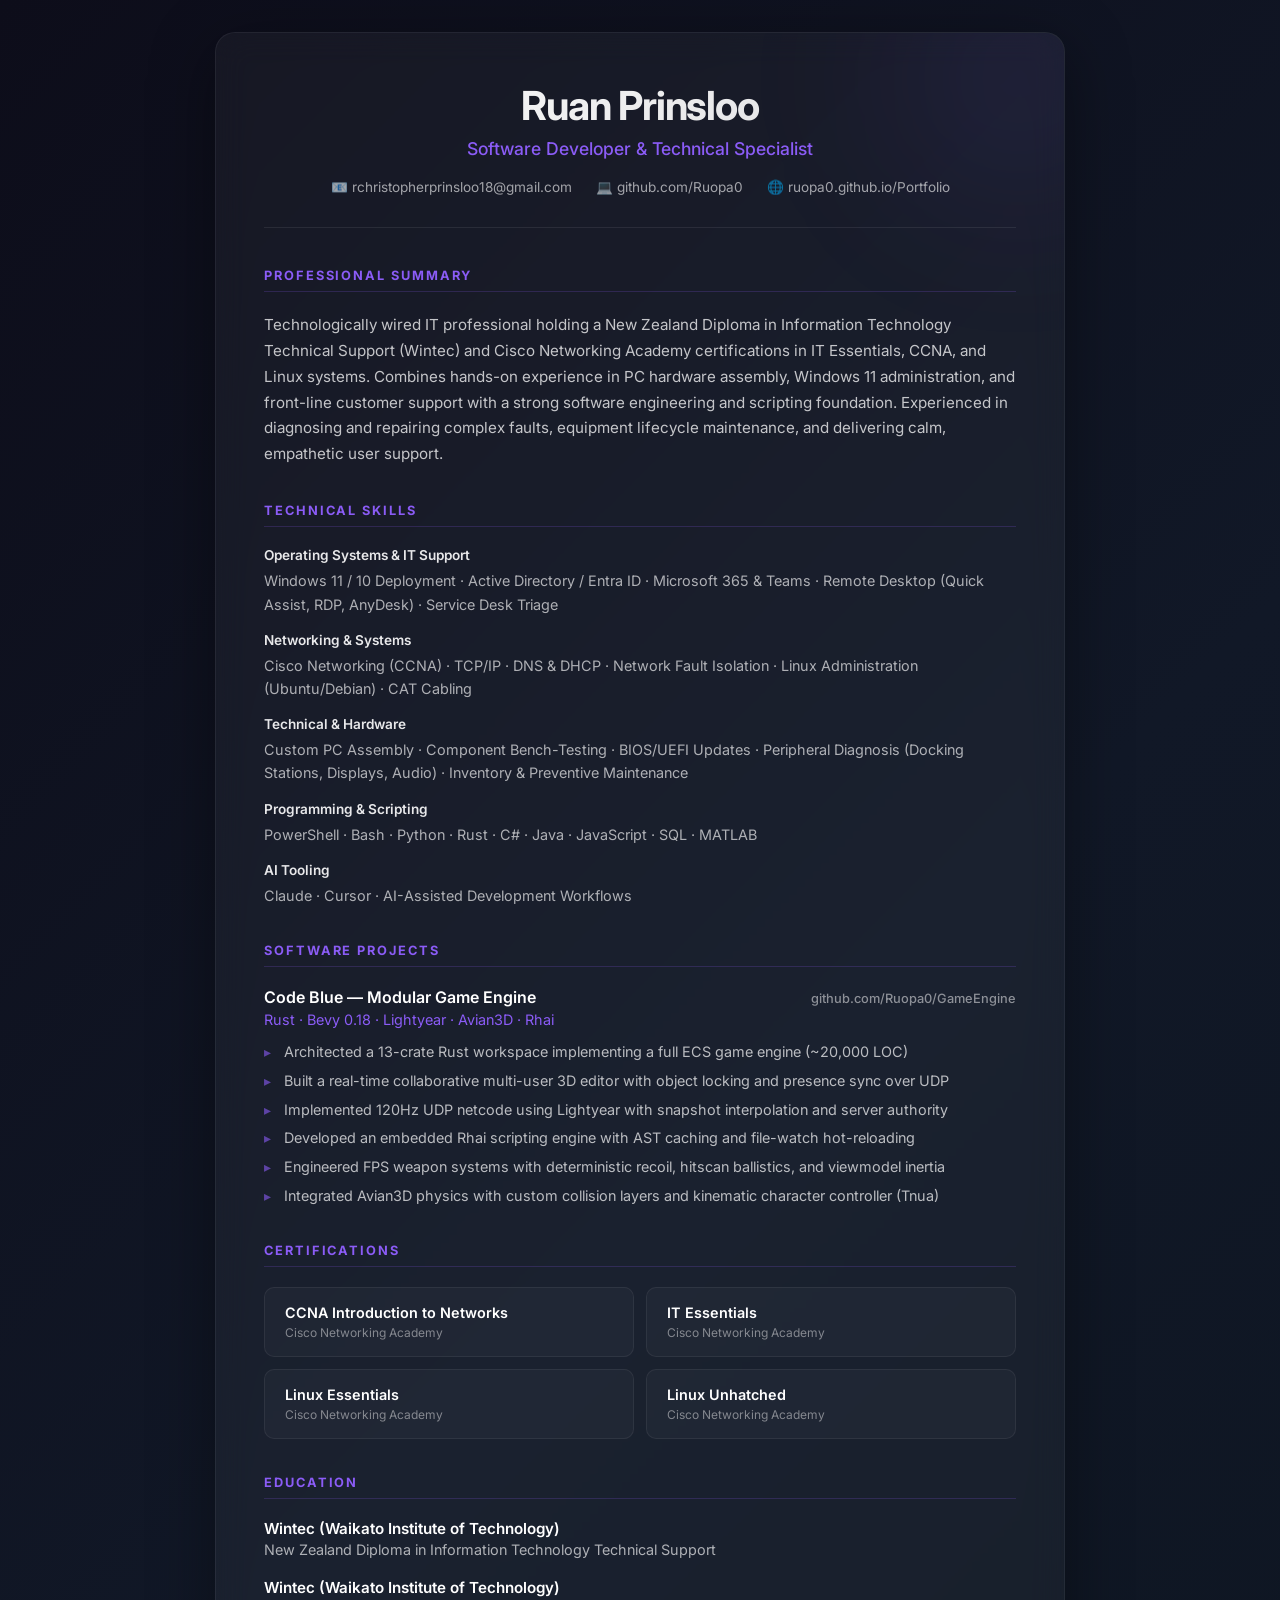
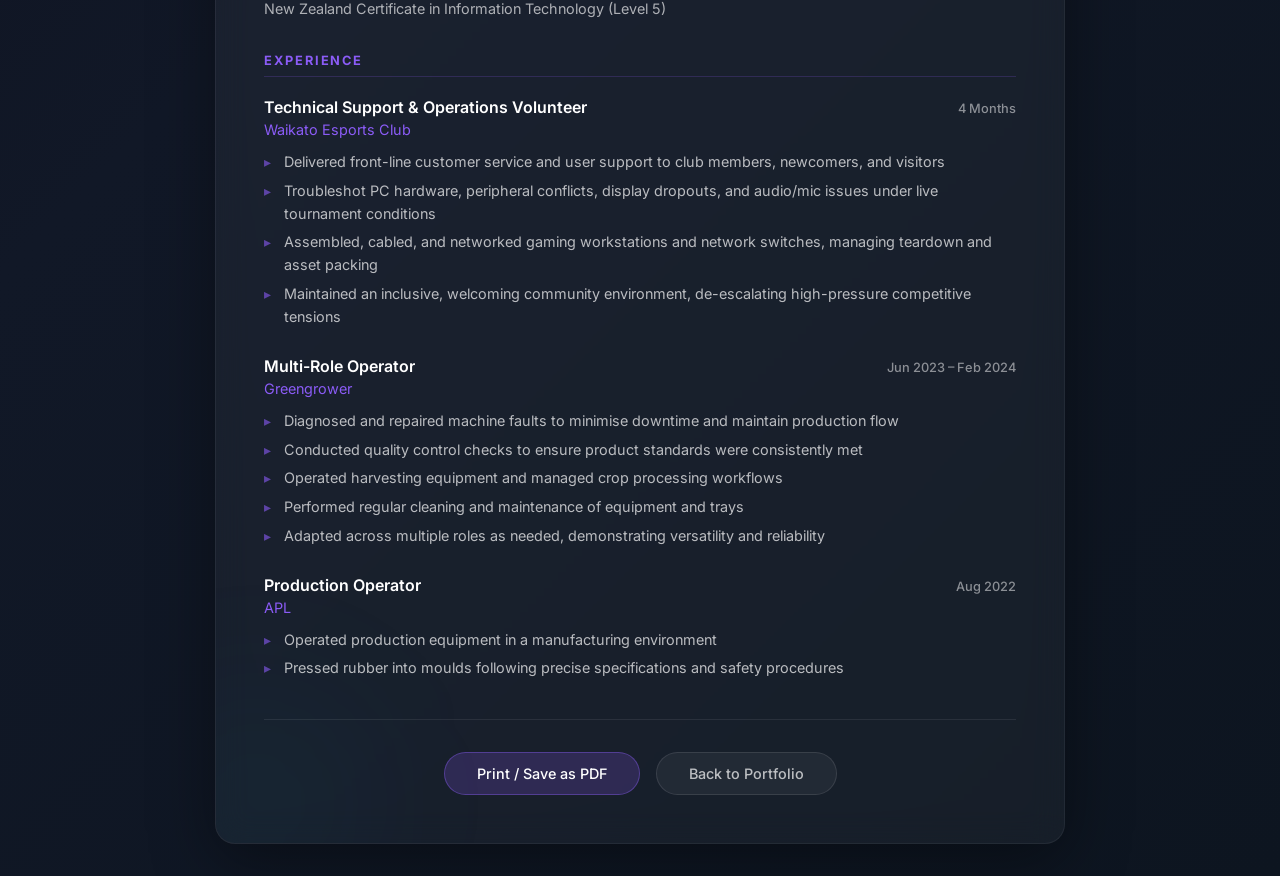
<file: cv.html>
<!DOCTYPE html>
<html lang="en-NZ">
<head>
  <meta charset="UTF-8">
  <meta name="viewport" content="width=device-width, initial-scale=1.0">
  <title>CV — Ruan Prinsloo</title>
  <link rel="icon" type="image/png" href="favicon.png">
  <link rel="preconnect" href="https://fonts.googleapis.com">
  <link rel="preconnect" href="https://fonts.gstatic.com" crossorigin>
  <link href="https://fonts.googleapis.com/css2?family=Inter:wght@300;400;500;600;700&display=swap" rel="stylesheet">
  <style>
    /* ===== BASE ===== */
    *, *::before, *::after {
      margin: 0;
      padding: 0;
      box-sizing: border-box;
    }

    body {
      font-family: 'Inter', -apple-system, BlinkMacSystemFont, 'Segoe UI', Roboto, sans-serif;
      background: linear-gradient(135deg, #0d0d1a 0%, #111827 50%, #0d1520 100%);
      color: #ffffff;
      min-height: 100vh;
      padding: 2rem;
    }

    /* ===== CV CONTAINER ===== */
    .cv-container {
      max-width: 850px;
      margin: 0 auto;
      background: rgba(255, 255, 255, 0.04);
      backdrop-filter: blur(16px);
      -webkit-backdrop-filter: blur(16px);
      border: 1px solid rgba(255, 255, 255, 0.06);
      border-radius: 20px;
      padding: 3rem;
      box-shadow: 0 16px 64px rgba(0, 0, 0, 0.4);
      position: relative;
      overflow: hidden;
    }

    /* Decorative orbs */
    .cv-container::before {
      content: '';
      position: absolute;
      width: 250px;
      height: 250px;
      background: rgba(139, 92, 246, 0.08);
      border-radius: 50%;
      filter: blur(80px);
      top: -80px;
      right: -80px;
      pointer-events: none;
    }

    .cv-container::after {
      content: '';
      position: absolute;
      width: 200px;
      height: 200px;
      background: rgba(6, 182, 212, 0.06);
      border-radius: 50%;
      filter: blur(80px);
      bottom: -60px;
      left: -60px;
      pointer-events: none;
    }

    /* ===== HEADER ===== */
    .cv-header {
      text-align: center;
      margin-bottom: 2.5rem;
      padding-bottom: 2rem;
      border-bottom: 1px solid rgba(255, 255, 255, 0.08);
      position: relative;
      z-index: 1;
    }

    .cv-name {
      font-size: 2.5rem;
      font-weight: 700;
      letter-spacing: -0.03em;
      margin-bottom: 0.5rem;
      background: linear-gradient(135deg, #ffffff, rgba(255, 255, 255, 0.85));
      -webkit-background-clip: text;
      -webkit-text-fill-color: transparent;
      background-clip: text;
    }

    .cv-title {
      font-size: 1.1rem;
      color: #8b5cf6;
      font-weight: 500;
      margin-bottom: 1.25rem;
    }

    .cv-contact {
      display: flex;
      justify-content: center;
      flex-wrap: wrap;
      gap: 1.5rem;
      font-size: 0.85rem;
      color: rgba(255, 255, 255, 0.6);
    }

    .cv-contact a {
      color: rgba(255, 255, 255, 0.6);
      text-decoration: none;
      transition: color 0.3s ease;
    }

    .cv-contact a:hover {
      color: #8b5cf6;
    }

    /* ===== SECTIONS ===== */
    .cv-section {
      margin-bottom: 2.25rem;
      position: relative;
      z-index: 1;
    }

    .cv-section-title {
      font-size: 0.8rem;
      font-weight: 700;
      text-transform: uppercase;
      letter-spacing: 0.15em;
      color: #8b5cf6;
      margin-bottom: 1.25rem;
      padding-bottom: 0.5rem;
      border-bottom: 1px solid rgba(139, 92, 246, 0.2);
    }

    /* ===== SUMMARY ===== */
    .cv-summary {
      font-size: 0.95rem;
      line-height: 1.7;
      color: rgba(255, 255, 255, 0.75);
    }

    /* ===== SKILLS ===== */
    .cv-skill-group {
      margin-bottom: 1rem;
    }

    .cv-skill-label {
      font-size: 0.85rem;
      font-weight: 600;
      color: rgba(255, 255, 255, 0.9);
      margin-bottom: 0.4rem;
    }

    .cv-skill-list {
      font-size: 0.9rem;
      color: rgba(255, 255, 255, 0.65);
      line-height: 1.6;
    }

    /* ===== CERTIFICATIONS ===== */
    .cv-cert-grid {
      display: grid;
      grid-template-columns: repeat(2, 1fr);
      gap: 0.75rem;
    }

    .cv-cert-item {
      background: rgba(255, 255, 255, 0.03);
      border: 1px solid rgba(255, 255, 255, 0.06);
      border-radius: 10px;
      padding: 1rem 1.25rem;
    }

    .cv-cert-name {
      font-size: 0.9rem;
      font-weight: 600;
      margin-bottom: 0.25rem;
    }

    .cv-cert-provider {
      font-size: 0.75rem;
      color: rgba(255, 255, 255, 0.45);
    }

    /* ===== EDUCATION ===== */
    .cv-edu-item {
      margin-bottom: 1.25rem;
    }

    .cv-edu-item:last-child {
      margin-bottom: 0;
    }

    .cv-edu-institution {
      font-size: 0.95rem;
      font-weight: 600;
    }

    .cv-edu-qualification {
      font-size: 0.9rem;
      color: rgba(255, 255, 255, 0.65);
      margin-top: 0.2rem;
    }

    .cv-edu-status {
      font-size: 0.8rem;
      color: #8b5cf6;
      font-weight: 500;
      margin-top: 0.15rem;
    }

    /* ===== EXPERIENCE ===== */
    .cv-exp-item {
      margin-bottom: 1.75rem;
    }

    .cv-exp-item:last-child {
      margin-bottom: 0;
    }

    .cv-exp-header {
      display: flex;
      justify-content: space-between;
      align-items: baseline;
      flex-wrap: wrap;
      gap: 0.5rem;
      margin-bottom: 0.25rem;
    }

    .cv-exp-role {
      font-size: 1rem;
      font-weight: 600;
    }

    .cv-exp-date {
      font-size: 0.8rem;
      color: rgba(255, 255, 255, 0.5);
      font-weight: 500;
    }

    .cv-exp-company {
      font-size: 0.9rem;
      color: #8b5cf6;
      margin-bottom: 0.75rem;
    }

    .cv-exp-list {
      list-style: none;
      padding: 0;
    }

    .cv-exp-list li {
      font-size: 0.9rem;
      color: rgba(255, 255, 255, 0.7);
      line-height: 1.6;
      padding-left: 1.25rem;
      position: relative;
      margin-bottom: 0.35rem;
    }

    .cv-exp-list li::before {
      content: '▸';
      position: absolute;
      left: 0;
      color: rgba(139, 92, 246, 0.6);
    }

    /* ===== ACTIONS ===== */
    .cv-actions {
      display: flex;
      justify-content: center;
      gap: 1rem;
      margin-top: 2.5rem;
      padding-top: 2rem;
      border-top: 1px solid rgba(255, 255, 255, 0.08);
      position: relative;
      z-index: 1;
    }

    .cv-btn {
      display: inline-block;
      padding: 0.75rem 2rem;
      border-radius: 50px;
      font-family: inherit;
      font-size: 0.9rem;
      font-weight: 500;
      text-decoration: none;
      cursor: pointer;
      transition: all 0.3s ease;
    }

    .cv-btn-primary {
      background: rgba(139, 92, 246, 0.2);
      border: 1px solid rgba(139, 92, 246, 0.4);
      color: #ffffff;
    }

    .cv-btn-primary:hover {
      background: rgba(139, 92, 246, 0.35);
      transform: translateY(-2px);
      box-shadow: 0 8px 24px rgba(139, 92, 246, 0.2);
    }

    .cv-btn-secondary {
      background: rgba(255, 255, 255, 0.05);
      border: 1px solid rgba(255, 255, 255, 0.1);
      color: rgba(255, 255, 255, 0.7);
    }

    .cv-btn-secondary:hover {
      background: rgba(255, 255, 255, 0.1);
      color: #ffffff;
      transform: translateY(-2px);
    }

    /* ===== PRINT STYLES ===== */
    @media print {
      body {
        background: #ffffff;
        color: #1a1a1a;
        padding: 0;
      }

      .cv-container {
        background: none;
        backdrop-filter: none;
        -webkit-backdrop-filter: none;
        border: none;
        box-shadow: none;
        padding: 2rem;
        border-radius: 0;
      }

      .cv-container::before,
      .cv-container::after {
        display: none;
      }

      .cv-name {
        -webkit-text-fill-color: #1a1a1a;
        background: none;
      }

      .cv-title {
        color: #5b21b6;
      }

      .cv-contact, .cv-contact a {
        color: #555;
      }

      .cv-section-title {
        color: #5b21b6;
        border-bottom-color: #e5e7eb;
      }

      .cv-summary,
      .cv-skill-list,
      .cv-edu-qualification,
      .cv-exp-list li {
        color: #374151;
      }

      .cv-skill-label,
      .cv-edu-institution,
      .cv-exp-role,
      .cv-cert-name {
        color: #1a1a1a;
      }

      .cv-exp-company,
      .cv-edu-status {
        color: #5b21b6;
      }

      .cv-exp-date,
      .cv-cert-provider {
        color: #6b7280;
      }

      .cv-cert-item {
        background: #f9fafb;
        border-color: #e5e7eb;
      }

      .cv-exp-list li::before {
        color: #5b21b6;
      }

      .cv-actions {
        display: none;
      }
    }

    /* ===== RESPONSIVE ===== */
    @media (max-width: 800px) {
      .cv-cert-grid {
        grid-template-columns: 1fr;
      }

      .cv-contact {
        flex-direction: column;
        gap: 0.5rem;
      }
    }

    @media (max-width: 500px) {
      body {
        padding: 1rem;
      }

      .cv-container {
        padding: 2rem 1.5rem;
      }

      .cv-name {
        font-size: 2rem;
      }

      .cv-exp-header {
        flex-direction: column;
        gap: 0.15rem;
      }
    }
  </style>
</head>
<body>

  <div class="cv-container">
    <!-- Header -->
    <header class="cv-header">
      <h1 class="cv-name">Ruan Prinsloo</h1>
      <p class="cv-title">Software Developer &amp; Technical Specialist</p>
      <div class="cv-contact">
        <span>📧 <a href="mailto:rchristopherprinsloo18@gmail.com">rchristopherprinsloo18@gmail.com</a></span>
        <span>💻 <a href="https://github.com/Ruopa0" target="_blank">github.com/Ruopa0</a></span>
        <span>🌐 <a href="https://ruopa0.github.io/Portfolio" target="_blank">ruopa0.github.io/Portfolio</a></span>
      </div>
    </header>

    <!-- Professional Summary -->
    <section class="cv-section">
      <h2 class="cv-section-title">Professional Summary</h2>
      <p class="cv-summary">
        Technologically wired IT professional holding a New Zealand Diploma in Information Technology Technical Support (Wintec) 
        and Cisco Networking Academy certifications in IT Essentials, CCNA, and Linux systems. Combines hands-on experience in PC hardware 
        assembly, Windows 11 administration, and front-line customer support with a strong software engineering and scripting foundation. 
        Experienced in diagnosing and repairing complex faults, equipment lifecycle maintenance, and delivering calm, empathetic user support.
      </p>
    </section>

    <!-- Technical Skills -->
    <section class="cv-section">
      <h2 class="cv-section-title">Technical Skills</h2>
      <div class="cv-skill-group">
        <p class="cv-skill-label">Operating Systems &amp; IT Support</p>
        <p class="cv-skill-list">Windows 11 / 10 Deployment · Active Directory / Entra ID · Microsoft 365 &amp; Teams · Remote Desktop (Quick Assist, RDP, AnyDesk) · Service Desk Triage</p>
      </div>
      <div class="cv-skill-group">
        <p class="cv-skill-label">Networking &amp; Systems</p>
        <p class="cv-skill-list">Cisco Networking (CCNA) · TCP/IP · DNS &amp; DHCP · Network Fault Isolation · Linux Administration (Ubuntu/Debian) · CAT Cabling</p>
      </div>
      <div class="cv-skill-group">
        <p class="cv-skill-label">Technical &amp; Hardware</p>
        <p class="cv-skill-list">Custom PC Assembly · Component Bench-Testing · BIOS/UEFI Updates · Peripheral Diagnosis (Docking Stations, Displays, Audio) · Inventory &amp; Preventive Maintenance</p>
      </div>
      <div class="cv-skill-group">
        <p class="cv-skill-label">Programming &amp; Scripting</p>
        <p class="cv-skill-list">PowerShell · Bash · Python · Rust · C# · Java · JavaScript · SQL · MATLAB</p>
      </div>
      <div class="cv-skill-group">
        <p class="cv-skill-label">AI Tooling</p>
        <p class="cv-skill-list">Claude · Cursor · AI-Assisted Development Workflows</p>
      </div>
    </section>

    <!-- Software Projects -->
    <section class="cv-section">
      <h2 class="cv-section-title">Software Projects</h2>
      <div class="cv-exp-item">
        <div class="cv-exp-header">
          <h3 class="cv-exp-role">Code Blue — Modular Game Engine</h3>
          <span class="cv-exp-date"><a href="https://github.com/Ruopa0/GameEngine" target="_blank" style="color: inherit; text-decoration: none;">github.com/Ruopa0/GameEngine</a></span>
        </div>
        <p class="cv-exp-company">Rust · Bevy 0.18 · Lightyear · Avian3D · Rhai</p>
        <ul class="cv-exp-list">
          <li>Architected a 13-crate Rust workspace implementing a full ECS game engine (~20,000 LOC)</li>
          <li>Built a real-time collaborative multi-user 3D editor with object locking and presence sync over UDP</li>
          <li>Implemented 120Hz UDP netcode using Lightyear with snapshot interpolation and server authority</li>
          <li>Developed an embedded Rhai scripting engine with AST caching and file-watch hot-reloading</li>
          <li>Engineered FPS weapon systems with deterministic recoil, hitscan ballistics, and viewmodel inertia</li>
          <li>Integrated Avian3D physics with custom collision layers and kinematic character controller (Tnua)</li>
        </ul>
      </div>
    </section>

    <!-- Certifications -->
    <section class="cv-section">
      <h2 class="cv-section-title">Certifications</h2>
      <div class="cv-cert-grid">
        <div class="cv-cert-item">
          <p class="cv-cert-name">CCNA Introduction to Networks</p>
          <p class="cv-cert-provider">Cisco Networking Academy</p>
        </div>
        <div class="cv-cert-item">
          <p class="cv-cert-name">IT Essentials</p>
          <p class="cv-cert-provider">Cisco Networking Academy</p>
        </div>
        <div class="cv-cert-item">
          <p class="cv-cert-name">Linux Essentials</p>
          <p class="cv-cert-provider">Cisco Networking Academy</p>
        </div>
        <div class="cv-cert-item">
          <p class="cv-cert-name">Linux Unhatched</p>
          <p class="cv-cert-provider">Cisco Networking Academy</p>
        </div>
      </div>
    </section>

    <!-- Education -->
    <section class="cv-section">
      <h2 class="cv-section-title">Education</h2>
      <div class="cv-edu-item">
        <p class="cv-edu-institution">Wintec (Waikato Institute of Technology)</p>
        <p class="cv-edu-qualification">New Zealand Diploma in Information Technology Technical Support</p>
      </div>
      <div class="cv-edu-item">
        <p class="cv-edu-institution">Wintec (Waikato Institute of Technology)</p>
        <p class="cv-edu-qualification">New Zealand Certificate in Information Technology (Level 5)</p>
      </div>
    </section>

    <!-- Experience -->
    <section class="cv-section">
      <h2 class="cv-section-title">Experience</h2>
      <div class="cv-exp-item">
        <div class="cv-exp-header">
          <h3 class="cv-exp-role">Technical Support &amp; Operations Volunteer</h3>
          <span class="cv-exp-date">4 Months</span>
        </div>
        <p class="cv-exp-company">Waikato Esports Club</p>
        <ul class="cv-exp-list">
          <li>Delivered front-line customer service and user support to club members, newcomers, and visitors</li>
          <li>Troubleshot PC hardware, peripheral conflicts, display dropouts, and audio/mic issues under live tournament conditions</li>
          <li>Assembled, cabled, and networked gaming workstations and network switches, managing teardown and asset packing</li>
          <li>Maintained an inclusive, welcoming community environment, de-escalating high-pressure competitive tensions</li>
        </ul>
      </div>
      <div class="cv-exp-item">
        <div class="cv-exp-header">
          <h3 class="cv-exp-role">Multi-Role Operator</h3>
          <span class="cv-exp-date">Jun 2023 – Feb 2024</span>
        </div>
        <p class="cv-exp-company">Greengrower</p>
        <ul class="cv-exp-list">
          <li>Diagnosed and repaired machine faults to minimise downtime and maintain production flow</li>
          <li>Conducted quality control checks to ensure product standards were consistently met</li>
          <li>Operated harvesting equipment and managed crop processing workflows</li>
          <li>Performed regular cleaning and maintenance of equipment and trays</li>
          <li>Adapted across multiple roles as needed, demonstrating versatility and reliability</li>
        </ul>
      </div>
      <div class="cv-exp-item">
        <div class="cv-exp-header">
          <h3 class="cv-exp-role">Production Operator</h3>
          <span class="cv-exp-date">Aug 2022</span>
        </div>
        <p class="cv-exp-company">APL</p>
        <ul class="cv-exp-list">
          <li>Operated production equipment in a manufacturing environment</li>
          <li>Pressed rubber into moulds following precise specifications and safety procedures</li>
        </ul>
      </div>
    </section>


    <!-- Actions (hidden when printing) -->
    <div class="cv-actions">
      <button class="cv-btn cv-btn-primary" onclick="window.print()">Print / Save as PDF</button>
      <a href="index.html" class="cv-btn cv-btn-secondary">Back to Portfolio</a>
    </div>
  </div>

</body>
</html>
</file>
